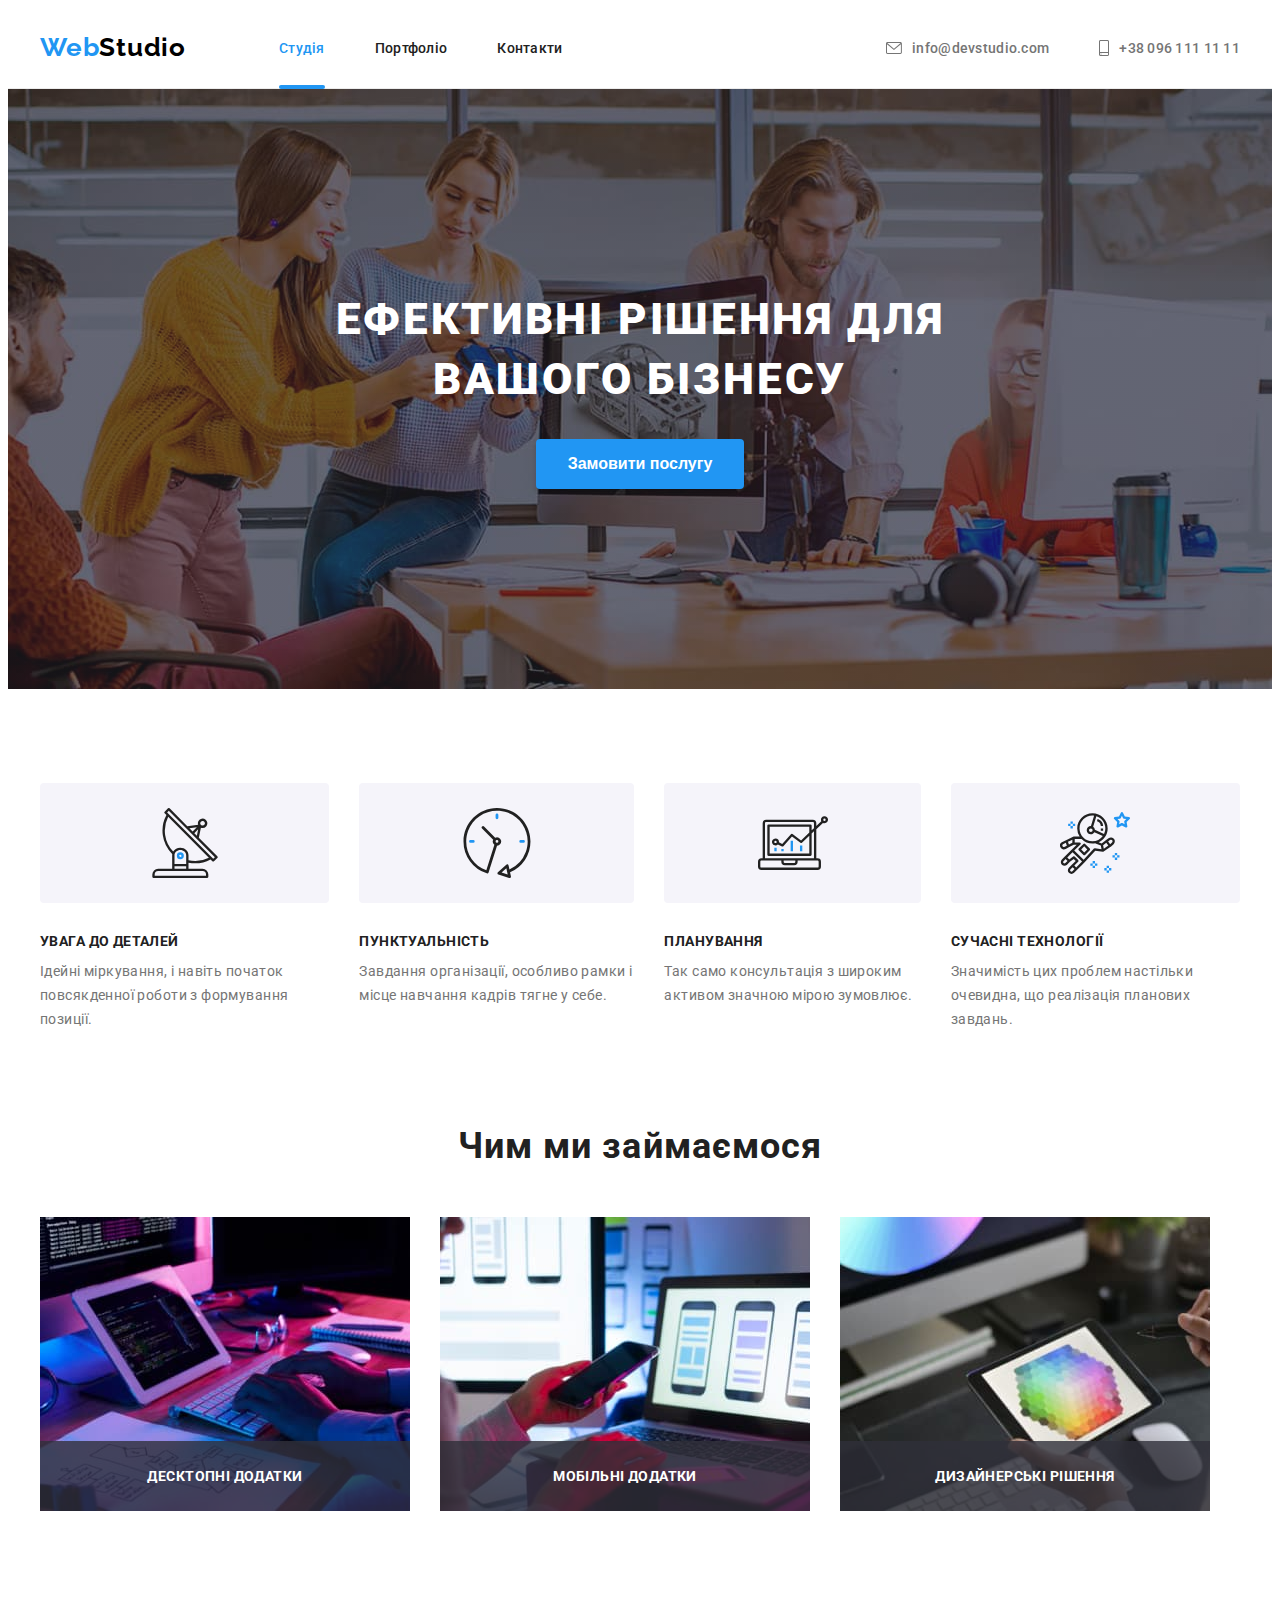
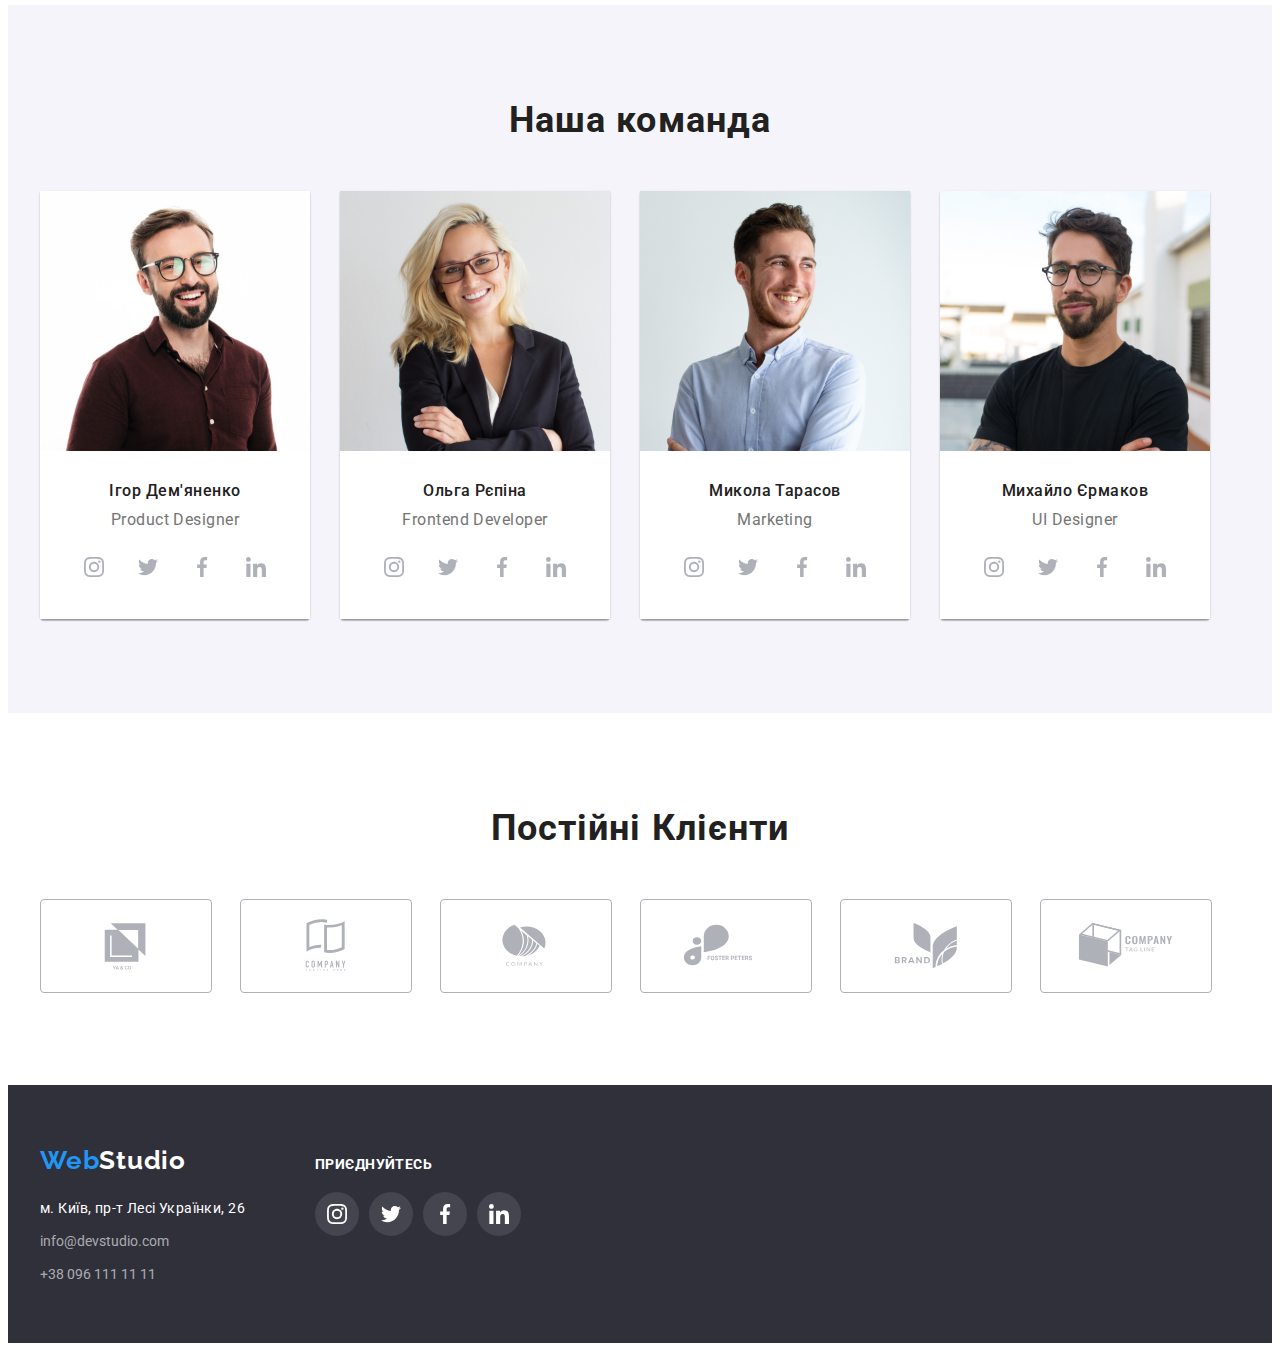
<file: index.html>
<!DOCTYPE html>
<html lang="en">
  <head>
    <meta charset="UTF-8" />
    <meta http-equiv="X-UA-Compatible" content="IE=edge" />
    <meta name="viewport" content="width=device-width, initial-scale=1.0" />
    <title>webstudio</title>
    <link rel="preconnect" href="https://fonts.googleapis.com" />
    <link rel="preconnect" href="https://fonts.gstatic.com" crossorigin />
    <link
      href="https://fonts.googleapis.com/css2?family=Raleway:wght@700&family=Roboto:wght@400;500;700;900&display=swap"
      rel="stylesheet"
    />
    <link
      rel="stylesheet"
      href="https://cdnjs.cloudflare.com/ajax/libs/modern-normalize/1.1.0/modern-normalize.min.css"
      integrity="sha512-wpPYUAdjBVSE4KJnH1VR1HeZfpl1ub8YT/NKx4PuQ5NmX2tKuGu6U/JRp5y+Y8XG2tV+wKQpNHVUX03MfMFn9Q=="
      crossorigin="anonymous"
      referrerpolicy="no-referrer"
    />

    <link rel="stylesheet" href="./css/styles.css" />
  </head>

  <body>
    <!--header-->
    <header class="header">
      <div class="container header-container">
        <a class="logo" href="./index.html">Web<span class="logo-half">Studio</span> </a>
        <nav class="nav">
          <ul class="list-header">
            <li class="item-header-main">
              <a class="current" href="./index.html">Студія</a>
            </li>
            <li class="item-header">
              <a class="link-header" href="./portfolio.html">Портфоліо</a>
            </li>
            <li class="item-header"><a class="link-header" href="">Контакти</a></li>
          </ul>
        </nav>
        <ul class="nav-list">
          <li class="nav-item">
            <a class="nav-link" href="mailto:info@devstudio.com">
              <svg class="icon-header" width="16" height="12">
                <use href=".//images/icons.svg#icon-envelope"></use></svg
              >info@devstudio.com</a
            >
          </li>
          <li class="nav-item">
            <a class="nav-link" href="tel:+380961111111"
              ><svg class="icon-header" width="10" height="16">
                <use href=".//images/icons.svg#icon-smartphone"></use></svg
              >+38 096 111 11 11</a
            >
          </li>
        </ul>
      </div>
    </header>
    <!--section 1-->
    <main>
      <section class="hero">
        <div class="container">
          <h1 class="hero-tittle">Ефективні рішення для вашого бізнесу</h1>
          <button class="hero-button" type="button" data-modal-open>Замовити послугу</button>
        </div>
        <!--modal-window-->
        <div class="backdrop is-hidden" data-modal>
          <div class="modal">
            <button class="modal-btn" type="button" data-modal-close>
              <svg class="icon-cross" width="18" height="18">
                <use href="./images/icons.svg#close-black"></use>
              </svg>
            </button>
          </div>
        </div>
      </section>
      <!--list 4x-->
      <section class="section">
        <div class="container">
          <h2 class="visually-hidden">Наші переваги</h2>
          <ul class="main-list">
            <li class="main-item">
              <div class="box-logo">
                <svg class="list-icon" width="70" height="70">
                  <use href=".//images/icons.svg#icon-antenna"></use>
                </svg>
              </div>

              <h3 class="main-sub">УВАГА ДО ДЕТАЛЕЙ</h3>
              <p class="main-article">
                Ідейні міркування, і навіть початок повсякденної роботи з формування позиції.
              </p>
            </li>
            <li class="main-item">
              <div class="box-logo">
                <svg class="list-icon" width="70" height="70">
                  <use href=".//images/icons.svg#icon-clock"></use>
                </svg>
              </div>
              <h3 class="main-sub">ПУНКТУАЛЬНІСТЬ</h3>
              <p class="main-article main-art">
                Завдання організації, особливо рамки і місце навчання кадрів тягне у себе.
              </p>
            </li>
            <li class="main-item">
              <div class="box-logo">
                <svg class="list-icon" width="70" height="70">
                  <use href=".//images/icons.svg#icon-diagram"></use>
                </svg>
              </div>
              <h3 class="main-sub">ПЛАНУВАННЯ</h3>
              <p class="main-article main-art">
                Так само консультація з широким активом значною мірою зумовлює.
              </p>
            </li>
            <li class="main-item">
              <div class="box-logo">
                <svg class="list-icon" width="70" height="70">
                  <use href=".//images/icons.svg#icon-astronaut"></use>
                </svg>
              </div>
              <h3 class="main-sub">СУЧАСНІ ТЕХНОЛОГІЇ</h3>
              <p class="main-article">
                Значимість цих проблем настільки очевидна, що реалізація планових завдань.
              </p>
            </li>
          </ul>
        </div>
      </section>
      <!--section 2 images 3x-->
      <section class="section img-section">
        <div class="container">
          <h2 class="cont-tittle">Чим ми займаємося</h2>
          <ul class="cont-list">
            <li class="cont-item">
              <img
                class="cont-img"
                src="./images/main/section2/box1.jpg"
                alt="what we do"
                width="370"
                height="300"
              />
              <p class="text-work">Десктопні додатки</p>
            </li>
            <li class="cont-item">
              <img
                class="cont-img"
                src="./images/main/section2/box2.jpg"
                alt="what we do"
                width="370"
                height="300"
              />
              <p class="text-work">Мобільні додатки</p>
            </li>
            <li class="cont-item">
              <img
                class="cont-img"
                src="./images/main/section2/box3.jpg"
                alt="what we do"
                width="370"
                height="300"
              />
              <p class="text-work">Дизайнерські рішення</p>
            </li>
          </ul>
        </div>
      </section>
      <!---our team section 3-->
      <section class="section team-section">
        <div class="container">
          <h2 class="team-tittle">Наша команда</h2>
          <ul class="team-list">
            <li class="team-item">
              <img
                class="team-img"
                src="./images/main/section3/foto1.jpg"
                alt="what-we-do"
                width="270"
                height="260"
              />
              <div class="card-photo">
                <h3 class="team-sub">Ігор Дем'яненко</h3>
                <p class="team-article">Product Designer</p>
                <ul class="socials">
                  <li class="item-socials">
                    <a class="social" href="">
                      <svg class="icon" width="20" height="20">
                        <use href="./images/icons.svg#icon-instagram"></use></svg
                    ></a>
                  </li>
                  <li class="item-socials">
                    <a class="social" href="">
                      <svg class="icon" width="20" height="20">
                        <use href="./images/icons.svg#icon-twitter"></use></svg
                    ></a>
                  </li>
                  <li class="item-socials">
                    <a class="social" href="">
                      <svg class="icon" width="20" height="20">
                        <use href="./images/icons.svg#icon-facebook"></use></svg
                    ></a>
                  </li>
                  <li class="item-socials">
                    <a class="social" href="">
                      <svg class="icon" width="20" height="20">
                        <use href="./images/icons.svg#icon-linkedin"></use></svg
                    ></a>
                  </li>
                </ul>
              </div>
            </li>
            <li class="team-item">
              <img
                class="team-img"
                src="./images/main/section3/foto2.jpg"
                alt="what-we-do"
                width="270"
                height="260"
              />
              <div class="card-photo">
                <h3 class="team-sub">Ольга Рєпіна</h3>
                <p class="team-article">Frontend Developer</p>
                <ul class="socials">
                  <li class="item-socials">
                    <a class="social" href="">
                      <svg class="icon" width="20" height="20">
                        <use href="./images/icons.svg#icon-instagram"></use></svg
                    ></a>
                  </li>
                  <li class="item-socials">
                    <a class="social" href="">
                      <svg class="icon" width="20" height="20">
                        <use href="./images/icons.svg#icon-twitter"></use></svg
                    ></a>
                  </li>
                  <li class="item-socials">
                    <a class="social" href="">
                      <svg class="icon" width="20" height="20">
                        <use href="./images/icons.svg#icon-facebook"></use></svg
                    ></a>
                  </li>
                  <li class="item-socials">
                    <a class="social" href="">
                      <svg class="icon" width="20" height="20">
                        <use href="./images/icons.svg#icon-linkedin"></use></svg
                    ></a>
                  </li>
                </ul>
              </div>
            </li>
            <li class="team-item">
              <img
                class="team-img"
                src="./images/main/section3/foto3.jpg"
                alt="what-we-do"
                width="270"
                height="260"
              />
              <div class="card-photo">
                <h3 class="team-sub">Микола Тарасов</h3>
                <p class="team-article">Marketing</p>
                <ul class="socials">
                  <li class="item-socials">
                    <a class="social" href="">
                      <svg class="icon" width="20" height="20">
                        <use href="./images/icons.svg#icon-instagram"></use></svg
                    ></a>
                  </li>
                  <li class="item-socials">
                    <a class="social" href="">
                      <svg class="icon" width="20" height="20">
                        <use href="./images/icons.svg#icon-twitter"></use></svg
                    ></a>
                  </li>
                  <li class="item-socials">
                    <a class="social" href="">
                      <svg class="icon" width="20" height="20">
                        <use href="./images/icons.svg#icon-facebook"></use></svg
                    ></a>
                  </li>
                  <li class="item-socials">
                    <a class="social" href="">
                      <svg class="icon" width="20" height="20">
                        <use href="./images/icons.svg#icon-linkedin"></use></svg
                    ></a>
                  </li>
                </ul>
              </div>
            </li>
            <li class="team-item">
              <img
                class="team-img"
                src="./images/main/section3/foto4.jpg"
                alt="what-we-do"
                width="270"
                height="260"
              />
              <div class="card-photo">
                <h3 class="team-sub">Михайло Єрмаков</h3>
                <p class="team-article">UI Designer</p>
                <ul class="socials">
                  <li class="item-socials">
                    <a class="social" href="">
                      <svg class="icon" width="20" height="20">
                        <use href="./images/icons.svg#icon-instagram"></use></svg
                    ></a>
                  </li>
                  <li class="item-socials">
                    <a class="social" href="">
                      <svg class="icon" width="20" height="20">
                        <use href="./images/icons.svg#icon-twitter"></use></svg
                    ></a>
                  </li>
                  <li class="item-socials">
                    <a class="social" href="">
                      <svg class="icon" width="20" height="20">
                        <use href="./images/icons.svg#icon-facebook"></use></svg
                    ></a>
                  </li>
                  <li class="item-socials">
                    <a class="social" href="">
                      <svg class="icon" width="20" height="20">
                        <use href="./images/icons.svg#icon-linkedin"></use></svg
                    ></a>
                  </li>
                </ul>
              </div>
            </li>
          </ul>
        </div>
      </section>
      <!--Our clients-->
      <section class="section">
        <div class="container">
          <h2 class="team-tittle">Постійні Клієнти</h2>
          <ul class="list-clients">
            <li class="item-clients">
              <a class="clients-link" href="">
                <svg class="icon-clients" width="106" height="60">
                  <use href="./images/icons.svg#icon-Logo"></use>
                </svg>
              </a>
            </li>
            <li class="item-clients">
              <a class="clients-link" href="">
                <svg class="icon-clients" width="106" height="60">
                  <use href="./images/icons.svg#icon-Logo-1"></use>
                </svg>
              </a>
            </li>
            <li class="item-clients">
              <a class="clients-link" href="">
                <svg class="icon-clients" width="106" height="60">
                  <use href="./images/icons.svg#icon-Logo-2"></use>
                </svg>
              </a>
            </li>
            <li class="item-clients">
              <a class="clients-link" href="">
                <svg class="icon-clients" width="106" height="60">
                  <use href="./images/icons.svg#icon-Logo-3"></use>
                </svg>
              </a>
            </li>
            <li class="item-clients">
              <a class="clients-link" href="">
                <svg class="icon-clients" width="106" height="60">
                  <use href="./images/icons.svg#icon-Logo-4"></use>
                </svg>
              </a>
            </li>
            <li class="item-clients">
              <a class="clients-link" href="">
                <svg class="icon-clients" width="106" height="60">
                  <use href="./images/icons.svg#icon-Logo-5"></use>
                </svg>
              </a>
            </li>
          </ul>
        </div>
      </section>
    </main>
    <footer class="footer">
      <div class="container footer-container">
        <div>
          <a class="logo-footer" href="./index.html"
            >Web<span class="logo-half-footer">Studio</span>
          </a>
          <address class="adress">
            <ul class="adress-list">
              <li class="adress-item">
                <a
                  class="address-map"
                  href="https://goo.gl/maps/4gL3Jrbb5bLPBRH38"
                  target="_blank"
                  rel="noopener noreferer nofollow"
                  >м. Київ, пр-т Лесі Українки, 26</a
                >
              </li>

              <li class="adress-item">
                <a class="address-link address-mail" href="mailto:info@devstudio.com"
                  >info@devstudio.com</a
                >
              </li>
              <li class="adress-item">
                <a class="address-link" href="tel:+380961111111">+38 096 111 11 11</a>
              </li>
            </ul>
          </address>
        </div>
        <div>
          <h3 class="social-tittle">Приєднуйтесь</h3>
          <ul class="footer-list-social">
            <li class="social-icon-footer">
              <a class="link-social-footer" href=""
                ><svg class="icon-footer" width="20" height="20">
                  <use href="./images/icons.svg#icon-instagram"></use></svg
              ></a>
            </li>
            <li class="social-icon-footer">
              <a class="link-social-footer" href=""
                ><svg class="icon-footer" width="20" height="20">
                  <use href="./images/icons.svg#icon-twitter"></use></svg
              ></a>
            </li>
            <li class="social-icon-footer">
              <a class="link-social-footer" href="">
                <svg class="icon-footer" width="20" height="20">
                  <use href="./images/icons.svg#icon-facebook"></use></svg
              ></a>
            </li>
            <li class="social-icon-footer">
              <a class="link-social-footer" href=""
                ><svg class="icon-footer" width="20" height="20">
                  <use href="./images/icons.svg#icon-linkedin"></use></svg
              ></a>
            </li>
          </ul>
        </div>
      </div>
    </footer>

    <script src="./Js/modal.js"></script>
  </body>
</html>
</file>
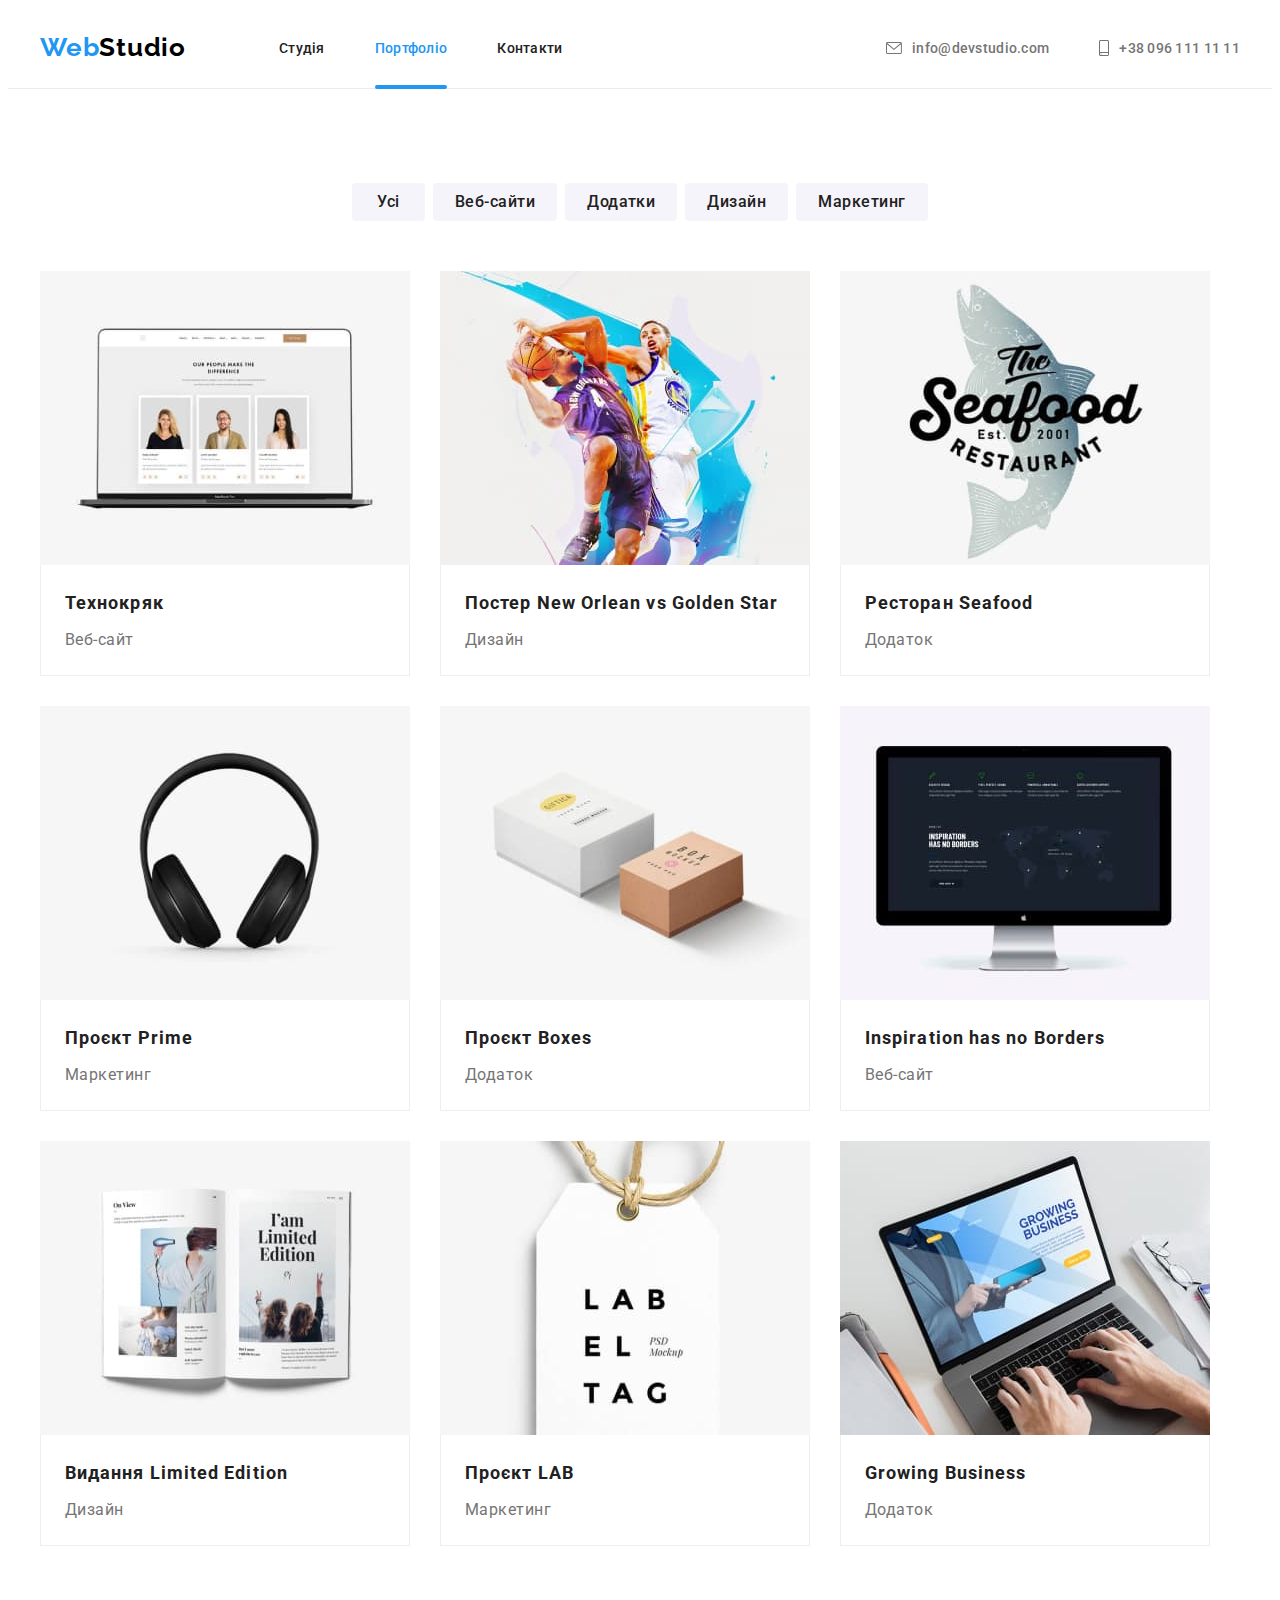
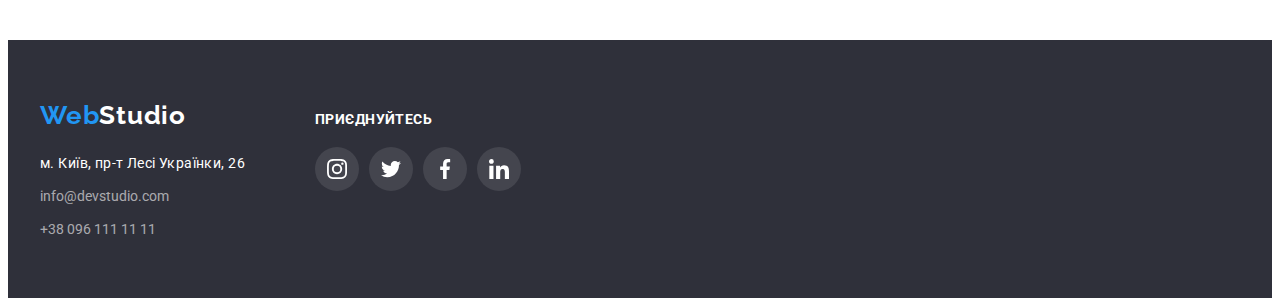
<file: portfolio.html>
<!DOCTYPE html>
<html lang="en">
  <head>
    <meta charset="UTF-8" />
    <meta http-equiv="X-UA-Compatible" content="IE=edge" />
    <meta name="viewport" content="width=device-width, initial-scale=1.0" />
    <title>portfolio</title>
    <link rel="preconnect" href="https://fonts.googleapis.com" />
    <link rel="preconnect" href="https://fonts.gstatic.com" crossorigin />
    <link
      href="https://fonts.googleapis.com/css2?family=Raleway:wght@700&family=Roboto:wght@400;500;700;900&display=swap"
      rel="stylesheet"
    />
    <link
      rel="stylesheet"
      href="https://cdnjs.cloudflare.com/ajax/libs/modern-normalize/1.1.0/modern-normalize.min.css"
      integrity="sha512-wpPYUAdjBVSE4KJnH1VR1HeZfpl1ub8YT/NKx4PuQ5NmX2tKuGu6U/JRp5y+Y8XG2tV+wKQpNHVUX03MfMFn9Q=="
      crossorigin="anonymous"
      referrerpolicy="no-referrer"
    />

    <link rel="stylesheet" href="./css/styles.css" />
  </head>
  <body>
    <header class="header">
      <div class="container header-container">
        <a class="logo" href="./index.html">Web<span class="logo-half">Studio</span> </a>
        <nav class="nav">
          <ul class="list-header">
            <li class="item-header">
              <a class="link-header" href="./index.html">Студія</a>
            </li>
            <li class="item-header-main">
              <a class="current" href="./portfolio.html">Портфоліо</a>
            </li>
            <li class="item-header"><a class="link-header" href="">Контакти</a></li>
          </ul>
        </nav>
        <ul class="nav-list">
          <li class="nav-item">
            <a class="nav-link" href="mailto:info@devstudio.com">
              <svg class="icon-header" width="16" height="12">
                <use href=".//images/icons.svg#icon-envelope"></use></svg
              >info@devstudio.com</a
            >
          </li>
          <li class="nav-item">
            <a class="nav-link" href="tel:+380961111111"
              ><svg class="icon-header" width="10" height="16">
                <use href=".//images/icons.svg#icon-smartphone"></use></svg
              >+38 096 111 11 11</a
            >
          </li>
        </ul>
      </div>
    </header>
    <main>
      <!---section-button-nav-main-->
      <section class="section">
        <div class="container">
          <h1 class="visually-hidden">Головна Навігація</h1>
          <ul class="btn-list">
            <li class="btn-item">
              <button class="btn-button btn-first-button" type="button">Усі</button>
            </li>
            <li class="btn-item"><button class="btn-button" type="button">Веб-сайти</button></li>
            <li class="btn-item"><button class="btn-button" type="button">Додатки</button></li>
            <li class="btn-item"><button class="btn-button" type="button">Дизайн</button></li>
            <li class="btn-item"><button class="btn-button" type="button">Маркетинг</button></li>
          </ul>

          <!--imgs-->

          <ul class="img-section-list">
            <li class="section-list">
              <a class="card-link" href=""
                ><div class="portfolio-thumb">
                  <img
                    class="section-img"
                    src="./images/portfolio/main/section-images/img-1.jpg"
                    alt="Технокряк"
                    width="370"
                    height="300"
                  />
                  <div class="overlay">
                    <p class="text-overlay">
                      Ресурс пропонує комплексні пропозиції з різним рівнем функціоналу та сервісів.
                      Все це дозволить відвідувачу отримати вичерпні відомості про компанію чи
                      приватну особу.
                    </p>
                  </div>
                </div>
                <div class="box-img">
                  <h2 class="section-subject">Технокряк</h2>
                  <p class="section-desc">Веб-сайт</p>
                </div></a
              >
            </li>
            <li class="section-list">
              <a class="card-link" href=""
                ><div class="portfolio-thumb">
                  <img
                    class="section-img"
                    src="./images/portfolio/main/section-images/img-2.jpg"
                    alt="Постер New Orlean vs Golden Star"
                    width="370"
                    height="300"
                  />
                  <div class="overlay">
                    <p class="text-overlay">
                      Ресурс пропонує комплексні пропозиції з різним рівнем функціоналу та сервісів.
                      Все це дозволить відвідувачу отримати вичерпні відомості про компанію чи
                      приватну особу.
                    </p>
                  </div>
                </div>
                <div class="box-img">
                  <h2 class="section-subject">Постер New Orlean vs Golden Star</h2>
                  <p class="section-desc">Дизайн</p>
                </div></a
              >
            </li>
            <li class="section-list">
              <a class="card-link" href=""
                ><div class="portfolio-thumb">
                  <img
                    class="section-img"
                    src="./images/portfolio/main/section-images/img-3.jpg"
                    alt="Ресторан Seafood"
                    width="370"
                    height="300"
                  />
                  <div class="overlay">
                    <p class="text-overlay">
                      Ресурс пропонує комплексні пропозиції з різним рівнем функціоналу та сервісів.
                      Все це дозволить відвідувачу отримати вичерпні відомості про компанію чи
                      приватну особу.
                    </p>
                  </div>
                </div>
                <div class="box-img">
                  <h2 class="section-subject">Ресторан Seafood</h2>
                  <p class="section-desc">Додаток</p>
                </div></a
              >
            </li>
            <li class="section-list">
              <a class="card-link" href=""
                ><div class="portfolio-thumb">
                  <img
                    class="section-img"
                    src="./images/portfolio/main/section-images/img-4.jpg"
                    alt="Проєкт Prime"
                    width="370"
                    height="300"
                  />
                  <div class="overlay">
                    <p class="text-overlay">
                      Ресурс пропонує комплексні пропозиції з різним рівнем функціоналу та сервісів.
                      Все це дозволить відвідувачу отримати вичерпні відомості про компанію чи
                      приватну особу.
                    </p>
                  </div>
                </div>
                <div class="box-img">
                  <h2 class="section-subject">Проєкт Prime</h2>
                  <p class="section-desc">Маркетинг</p>
                </div></a
              >
            </li>
            <li class="section-list">
              <a class="card-link" href=""
                ><div class="portfolio-thumb">
                  <img
                    class="section-img"
                    src="./images/portfolio/main/section-images/img-5.jpg"
                    alt="Проєкт Boxes"
                    width="370"
                    height="300"
                  />
                  <div class="overlay">
                    <p class="text-overlay">
                      Ресурс пропонує комплексні пропозиції з різним рівнем функціоналу та сервісів.
                      Все це дозволить відвідувачу отримати вичерпні відомості про компанію чи
                      приватну особу.
                    </p>
                  </div>
                </div>
                <div class="box-img">
                  <h2 class="section-subject">Проєкт Boxes</h2>
                  <p class="section-desc">Додаток</p>
                </div></a
              >
            </li>
            <li class="section-list">
              <a class="card-link" href=""
                ><div class="portfolio-thumb">
                  <img
                    class="section-img"
                    src="./images/portfolio/main/section-images/img-6.jpg"
                    alt="Inspiration has no Borders"
                    width="370"
                    height="300"
                  />
                  <div class="overlay">
                    <p class="text-overlay">
                      Ресурс пропонує комплексні пропозиції з різним рівнем функціоналу та сервісів.
                      Все це дозволить відвідувачу отримати вичерпні відомості про компанію чи
                      приватну особу.
                    </p>
                  </div>
                </div>
                <div class="box-img">
                  <h2 class="section-subject">Inspiration has no Borders</h2>
                  <p class="section-desc">Веб-сайт</p>
                </div></a
              >
            </li>
            <li class="section-list">
              <a class="card-link" href=""
                ><div class="portfolio-thumb">
                  <img
                    class="section-img"
                    src="./images/portfolio/main/section-images/img-7.jpg"
                    alt="Видання Limited Edition"
                    width="370"
                    height="300"
                  />
                  <div class="overlay">
                    <p class="text-overlay">
                      Ресурс пропонує комплексні пропозиції з різним рівнем функціоналу та сервісів.
                      Все це дозволить відвідувачу отримати вичерпні відомості про компанію чи
                      приватну особу.
                    </p>
                  </div>
                </div>
                <div class="box-img">
                  <h2 class="section-subject">Видання Limited Edition</h2>
                  <p class="section-desc">Дизайн</p>
                </div></a
              >
            </li>
            <li class="section-list">
              <a class="card-link" href=""
                ><div class="portfolio-thumb">
                  <img
                    class="section-img"
                    src="./images/portfolio/main/section-images/img-8.jpg"
                    alt="Проєкт LAB"
                    width="370"
                    height="300"
                  />
                  <div class="overlay">
                    <p class="text-overlay">
                      Ресурс пропонує комплексні пропозиції з різним рівнем функціоналу та сервісів.
                      Все це дозволить відвідувачу отримати вичерпні відомості про компанію чи
                      приватну особу.
                    </p>
                  </div>
                </div>
                <div class="box-img">
                  <h2 class="section-subject">Проєкт LAB</h2>
                  <p class="section-desc">Маркетинг</p>
                </div></a
              >
            </li>
            <li class="section-list">
              <a class="card-link" href=""
                ><div class="portfolio-thumb">
                  <img
                    class="section-img"
                    src="./images/portfolio/main/section-images/img-9.jpg"
                    alt="Growing Business"
                    width="370"
                    height="300"
                  />
                  <div class="overlay">
                    <p class="text-overlay">
                      Ресурс пропонує комплексні пропозиції з різним рівнем функціоналу та сервісів.
                      Все це дозволить відвідувачу отримати вичерпні відомості про компанію чи
                      приватну особу.
                    </p>
                  </div>
                </div>
                <div class="box-img">
                  <h2 class="section-subject">Growing Business</h2>
                  <p class="section-desc">Додаток</p>
                </div></a
              >
            </li>
          </ul>
        </div>
      </section>
    </main>
    <!--footer-->
    <footer class="footer">
      <div class="container footer-container">
        <div>
          <a class="logo-footer" href="./index.html"
            >Web<span class="logo-half-footer">Studio</span>
          </a>
          <address class="adress">
            <ul class="adress-list">
              <li class="adress-item">
                <a
                  class="address-map"
                  href="https://goo.gl/maps/4gL3Jrbb5bLPBRH38"
                  target="_blank"
                  rel="noopener noreferer nofollow"
                  >м. Київ, пр-т Лесі Українки, 26</a
                >
              </li>

              <li class="adress-item">
                <a class="address-link address-mail" href="mailto:info@devstudio.com"
                  >info@devstudio.com</a
                >
              </li>
              <li class="adress-item">
                <a class="address-link" href="tel:+380961111111">+38 096 111 11 11</a>
              </li>
            </ul>
          </address>
        </div>
        <div>
          <h3 class="social-tittle">Приєднуйтесь</h3>
          <ul class="footer-list-social">
            <li class="social-icon-footer">
              <a class="link-social-footer" href=""
                ><svg class="icon-footer" width="20" height="20">
                  <use href="./images/icons.svg#icon-instagram"></use></svg
              ></a>
            </li>
            <li class="social-icon-footer">
              <a class="link-social-footer" href=""
                ><svg class="icon-footer" width="20" height="20">
                  <use href="./images/icons.svg#icon-twitter"></use></svg
              ></a>
            </li>
            <li class="social-icon-footer">
              <a class="link-social-footer" href="">
                <svg class="icon-footer" width="20" height="20">
                  <use href="./images/icons.svg#icon-facebook"></use></svg
              ></a>
            </li>
            <li class="social-icon-footer">
              <a class="link-social-footer" href=""
                ><svg class="icon-footer" width="20" height="20">
                  <use href="./images/icons.svg#icon-linkedin"></use></svg
              ></a>
            </li>
          </ul>
        </div>
      </div>
    </footer>
  </body>
</html>
</file>
<file: css/styles.css>
:root {
  /*color*/
  --brand-color: #2f303a;
  --focus-hover-color: #2196f3;
  --article-color: #757575;
  --titlle-color: #212121;
  --active-color: #ffffff;
  --img-color: #eeeeee;
  --button-bg: #188ce8;
  --link-color: #ffffff99;
  --btn-background: #f5f4fa;
  --border-color: #ececec;
  --icon-social-color: #afb1b8;
  --background-icon-footer: #ffffff1a;
  --btn-border-color: #0000001a;
  --background-modal: #00000033;
  /*shadow*/
  --button-shadow: 0px 3px 1px rgba(0, 0, 0, 0.1), 0px 1px 2px rgba(0, 0, 0, 0.08),
    0px 2px 2px rgba(0, 0, 0, 0.12);
  --photo-shadow: 0px 1px 3px rgba(0, 0, 0, 0.12), 0px 1px 1px rgba(0, 0, 0, 0.14),
    0px 2px 1px rgba(0, 0, 0, 0.2);
}

/*reset*/
h1,
h2,
h3,
h4,
h5,
h6,
p {
  margin: 0;
}
ul {
  margin: 0;
  padding: 0;
  list-style: none;
}
a {
  text-decoration: none;
}
.container {
  width: 1200px;
  padding-left: 15px;
  padding-right: 15px;
  margin-left: auto;
  margin-right: auto;
}

img {
  display: block;
  max-width: 100%;
  height: auto;
}

body {
  font-family: 'roboto', 'Raleway';
  background-color: var(--active-color);
  color: var(--titlle-color);
}
/*header */
.header {
  border-bottom: 1px solid var(--border-color);
}
.header-container {
  display: flex;
  align-items: center;
}

.logo {
  font-weight: 700;
  font-size: 26px;
  letter-spacing: 0.03em;
  color: var(--focus-hover-color);
  line-height: calc(31 / 26);
  text-decoration: none;
  margin-right: 93px;
  padding-top: 24px;
  padding-bottom: 25px;
  display: block;
  font-family: 'Raleway';
}
.logo-half {
  color: #000000;
}
.logo:focus {
  background-color: var(--active-color);
  color: var(--focus-hover-color);
}
.logo-half:focus {
  background-color: var(--active-color);
}
.nav {
  margin-right: auto;
}

.list-header {
  list-style: none;
  font-weight: 500;
  font-size: 14px;
  line-height: calc(16 / 14);
  letter-spacing: 0.02em;
  display: flex;
  gap: 50px;
}
.item-header:hover {
  color: var(--focus-hover-color);
}
.item-header:focus {
  color: var(--focus-hover-color);
  background-color: var(--active-color);
}

.link-header {
  text-decoration: none;
  color: #212121;
  padding-top: 32px;
  padding-bottom: 32px;
  display: block;
  transition: color 250ms cubic-bezier(0.4, 0, 0.2, 1);
}
.link-header:hover {
  color: var(--focus-hover-color);
}
.link-header:focus {
  color: var(--focus-hover-color);
  background-color: var(--active-color);
}
/*current*/
.current {
  text-decoration: none;
  color: var(--focus-hover-color);
  padding-top: 32px;
  padding-bottom: 32px;
  display: block;
}

.current:focus {
  color: var(--focus-hover-color);
  background-color: var(--active-color);
}
.item-header-main {
  position: relative;
}

.current::after {
  content: '';
  display: inline-block;
  width: 100%;
  height: 4px;
  background-color: var(--focus-hover-color);
  position: absolute;
  left: 0px;
  border-radius: 2px;
  bottom: -1.5%;
}

.nav-list {
  list-style: none;
  display: flex;
  gap: 50px;
  align-items: center;
}
.nav-link {
  text-decoration: none;
  color: var(--article-color);
  font-weight: 500;
  font-size: 14px;
  line-height: calc(16 / 14);
  letter-spacing: 0.02em;
  padding-top: 32px;
  padding-bottom: 32px;
  display: flex;
  gap: 10px;
  align-items: center;
  transition: color 250ms cubic-bezier(0.4, 0, 0.2, 1);
}

.nav-link:hover,
.nav-link:focus {
  color: var(--focus-hover-color);
  fill: var(--focus-hover-color);
  background-color: var(--active-color);
}
.icon-header {
  fill: currentColor;
}

/*section 1*/
.hero {
  background-color: var(--brand-color);
  padding-top: 200px;
  padding-bottom: 200px;
  background-image: linear-gradient(to right, #2f303a66, #2f303a66),
    url(../images/main/section-under-header/Img.jpg);
  background-position: center;
  background-repeat: no-repeat;
  background-size: cover;
  max-width: 1600px;
  margin-left: auto;
  margin-right: auto;
}

.hero-tittle {
  color: var(--active-color);
  font-weight: 900;
  font-size: 44px;
  line-height: calc(60 / 44);
  width: 696px;
  text-align: center;
  letter-spacing: 0.06em;
  text-transform: uppercase;
  margin-bottom: 30px;
  margin-left: auto;
  margin-right: auto;
}
.hero-button {
  background-color: var(--focus-hover-color);
  color: var(--active-color);
  font-size: 16px;
  font-weight: 700;
  box-shadow: 0px 4px 4px rgba(0, 0, 0, 0.15);
  border-radius: 4px;
  line-height: calc(30 / 16);
  padding: 10px 32px;
  display: block;
  margin-left: auto;
  margin-right: auto;
  border: 0px;
  transition: color 250ms cubic-bezier(0.4, 0, 0.2, 1),
    background-color 250ms cubic-bezier(0.4, 0, 0.2, 1);
}
/*modal-window*/
.backdrop {
  position: fixed;
  top: 0;
  left: 0;
  width: 100%;
  height: 1024px;
  background-color: var(--background-modal);
  z-index: 1000;
  transition: opacity 450ms linear, visibility 450ms linear, transform 450ms linear;
  visibility: visible;

  opacity: 1;
}
.backdrop.is-hidden {
  opacity: 0;
  pointer-events: none;
  visibility: hidden;
}
.modal {
  position: fixed;
  height: 581px;
  width: 528px;
  background-color: var(--active-color);
  border-radius: 4px;
  box-shadow: 0px 1px 3px rgba(0, 0, 0, 0.12), 0px 1px 1px rgba(0, 0, 0, 0.14),
    0px 2px 1px rgba(0, 0, 0, 0.2);
  left: 50%;
  top: 50%;
  transform: translate(-50%, -50%);
}
.modal-btn {
  position: absolute;
  top: 8px;
  right: 8px;
  border-radius: 50%;
  border: 1px solid rgba(0, 0, 0, 0.1);

  width: 30px;
  height: 30px;
  padding: 6px 6px;
  display: flex;
  align-items: center;
  justify-content: center;
  cursor: pointer;
}

.hero-button:hover {
  background-color: var(--button-bg);
  cursor: pointer;
}
.hero-button:focus {
  background-color: var(--button-bg);
}
.hero-button:active {
  color: var(--active-color);
  background-color: var(--button-bg);
}

/*list x4*/
.section {
  padding: 94px 0;
}

.main-list {
  font-weight: 700;
  font-size: 14px;
  line-height: calc(16 / 14);
  letter-spacing: 0.03em;
  display: flex;
  gap: 30px;
}
.box-logo {
  height: 120px;
  background-color: var(--btn-background);
  display: flex;
  justify-content: center;
  align-items: center;
  border-radius: 4px;
  margin-bottom: 30px;
}
.main-sub {
  font-weight: 700;
  font-size: 14px;
  line-height: calc(16 / 14);
  letter-spacing: 0.03em;
  text-transform: uppercase;
  color: var(--titlle-color);
  margin-bottom: 10px;
}

.main-article {
  font-weight: 400;
  font-size: 14px;
  line-height: calc(24 / 14);
  letter-spacing: 0.03em;
  color: var(--article-color);
}

/*section 2 images 3x*/
.img-section {
  padding-top: 0;
  padding-bottom: 94px;
}
.cont-tittle {
  font-weight: 700;
  font-size: 36px;
  line-height: calc(42 / 36);
  text-align: center;
  letter-spacing: 0.03em;
  color: var(--titlle-color);
  margin-bottom: 50px;
}
.cont-list {
  display: flex;
  gap: 30px;
}
.cont-item {
  position: relative;
}
.text-work {
  font-family: 'Roboto';
  font-weight: 700;
  font-size: 14px;
  line-height: 16px;
  text-align: center;
  letter-spacing: 0.03em;
  text-transform: uppercase;
  color: var(--active-color);
  position: absolute;
  left: 0;
  bottom: 0;
  display: flex;
  align-items: center;
  justify-content: center;
  width: 100%;
  height: 70px;
  background-color: #2f303acc;
}
/*out team section 3*/
.team-section {
  background-color: var(--btn-background);
}

.team-tittle {
  font-weight: 700;
  font-size: 36px;
  text-align: center;
  letter-spacing: 0.03em;
  color: var(--titlle-color);
  line-height: calc(42 / 36);
  margin-bottom: 50px;
}
.team-list {
  display: flex;
  gap: 30px;
}
.team-item {
  box-shadow: var(--photo-shadow);
  border-radius: 0px 0px 4px 4px;
}
.team-sub {
  font-weight: 500;
  font-size: 16px;
  line-height: calc(19 / 16);
  text-align: center;
  letter-spacing: 0.03em;
  margin-bottom: 10px;
}

.card-photo {
  padding-bottom: 30px;
  padding-top: 30px;
  background-color: var(--active-color);
}

.team-article {
  color: var(--article-color);
  font-weight: 400;
  font-size: 16px;
  line-height: calc(19 / 16);
  text-align: center;
  letter-spacing: 0.03em;
  margin-bottom: 16px;
}

.socials {
  display: flex;
  gap: 10px;
  align-items: center;
  justify-content: center;
}
.social {
  width: 44px;
  height: 44px;
  display: flex;
  justify-content: center;
  align-items: center;
  fill: var(--icon-social-color);
  background-color: var(--active-color);
  border-radius: 50px;
  transition: fill 250ms cubic-bezier(0.4, 0, 0.2, 1),
    background-color 250ms cubic-bezier(0.4, 0, 0.2, 1);
}
.social:hover,
.social:focus {
  background-color: var(--focus-hover-color);
  fill: var(--active-color);
}

/*Our clients*/

.list-clients {
  display: flex;

  gap: 30px;
}

.item-clients {
  width: 170px;
  height: 92px;
}
.clients-link {
  fill: var(--icon-social-color);
  width: 100%;
  height: 100%;
  display: flex;
  align-items: center;
  justify-content: center;
  transition: fill 250ms cubic-bezier(0.4, 0, 0.2, 1),
    border-color 250ms cubic-bezier(0.4, 0, 0.2, 1);
}

.clients-link:hover,
.clients-link:focus {
  fill: var(--focus-hover-color);
  color: var(--focus-hover-color);
  border-color: var(--focus-hover-color);
  background-color: var(--active-color);
}

.clients-link {
  border: 1px solid var(--icon-social-color);
  border-radius: 4px;
}

/*footer*/
.footer {
  background-color: var(--brand-color);
  padding-top: 60px;
  padding-bottom: 57px;
}
.logo-footer {
  font-weight: 700;
  font-size: 26px;
  letter-spacing: 0.03em;
  color: var(--focus-hover-color);
  line-height: calc(31 / 26);
  text-decoration: none;
  display: block;
  margin-bottom: 20px;
  font-family: 'Raleway';
}
.logo-half-footer {
  color: var(--active-color);
}
.logo-footer:focus {
  background-color: var(--brand-color);
  color: var(--focus-hover-color);
}
.adress-list {
  font-style: normal;
}
.adress-item:not(:last-child) {
  margin-bottom: 9px;
}

.address-map {
  font-size: 14px;
  letter-spacing: 0.03em;
  color: var(--active-color);
  line-height: calc(24 / 14);
  text-decoration: none;
  transition: color 250ms cubic-bezier(0.4, 0, 0.2, 1);
}

.address-map:hover {
  color: var(--focus-hover-color);
}
.address-map:focus {
  color: var(--focus-hover-color);
  background-color: var(--brand-color);
}

.address-link {
  font-size: 14px;
  line-height: calc(24 / 14);
  color: var(--link-color);
  text-decoration: none;
  transition: color 250ms cubic-bezier(0.4, 0, 0.2, 1);
}
.address-link:hover {
  color: var(--focus-hover-color);
}
.address-link:focus {
  color: var(--focus-hover-color);
  background-color: var(--brand-color);
}
/*social-footer*/
.footer-container {
  display: flex;
  align-items: baseline;
  gap: 70px;
}
.footer-list-social {
  display: flex;
  gap: 10px;
}
.social-tittle {
  font-style: normal;
  font-weight: 700;
  font-size: 14px;
  line-height: calc(16 / 14);
  letter-spacing: 0.03em;
  text-transform: uppercase;
  color: var(--active-color);
  margin-bottom: 20px;
}
.link-social-footer {
  width: 44px;
  height: 44px;
  display: flex;
  justify-content: center;
  align-items: center;
  fill: var(--icon-social-color);
  background-color: var(--background-icon-footer);
  border-radius: 50px;
  transition: fill 250ms cubic-bezier(0.4, 0, 0.2, 1),
    background-color 250ms cubic-bezier(0.4, 0, 0.2, 1);
}

.icon-footer {
  fill: var(--active-color);
}
.link-social-footer:hover,
.link-social-footer:focus {
  fill: currentColor;
  background-color: var(--focus-hover-color);
}

/*pages 2 porfolio*/

.visually-hidden {
  position: absolute;
  width: 1px;
  height: 1px;
  margin: -1px;
  border: 0;
  padding: 0;
  white-space: nowrap;
  clip-path: inset(100%);
  clip: rect(0 0 0 0);
  overflow: hidden;
}

.btn-list {
  margin-bottom: 50px;
  display: flex;
  justify-content: center;
  gap: 8px;
}

.btn-list {
  font-weight: 500;
  font-size: 16px;
  line-height: calc(26 / 16);
  letter-spacing: 0.03em;
  color: var(--titlle-color);
}

.btn-button {
  background-color: var(--btn-background);
  color: var(--titlle-color);
  font-weight: 500;
  font-size: 16px;
  line-height: calc(26 / 16);
  letter-spacing: 0.03em;
  text-align: center;
  font-family: 'Roboto';
  border: none;
  border-radius: 4px;
  padding: 6px 22px;
  transition: color 250ms cubic-bezier(0.4, 0, 0.2, 1),
    background-color 250ms cubic-bezier(0.4, 0, 0.2, 1),
    box-shadow 250ms cubic-bezier(0.4, 0, 0.2, 1);
}
.btn-first-button {
  padding: 6px 25px;
}

.btn-button:hover,
.btn-button:focus {
  background-color: var(--focus-hover-color);
  color: var(--active-color);
  cursor: pointer;
  border: none;
  box-shadow: var(--button-shadow);
}
.btn-button:active {
  color: var(--active-color);
  background-color: var(--button-bg);
}

/*section-images*/

.img-section-list {
  display: flex;
  flex-wrap: wrap;
  gap: 30px;
}
.card-link {
  display: block;
  transition: box-shadow 250ms cubic-bezier(0.4, 0, 0.2, 1);
}
.card-link:hover,
.card-link:focus {
  box-shadow: 0px 1px 1px rgba(0, 0, 0, 0.12), 0px 4px 4px rgba(0, 0, 0, 0.06),
    1px 4px 6px rgba(0, 0, 0, 0.16);
}

.box-img {
  border-bottom: 1px solid var(--img-color);
  border-left: 1px solid var(--img-color);
  border-right: 1px solid var(--img-color);
  padding: 20px 24px;
}

/*Overlay-card*/
.portfolio-thumb {
  position: relative;
  overflow: hidden;
}

.overlay {
  position: absolute;
  top: 0;
  left: 0;
  transform: translateY(100%);
  width: 100%;
  height: 100%;
  display: flex;
  align-items: center;
  justify-content: center;
  padding: 20px;
  background-color: rgba(33, 150, 243, 0.9);
  transition: transform 250ms cubic-bezier(0.4, 0, 0.2, 1);
}
.card-link:hover .overlay {
  transform: translateY(0);
}
.card-link:focus .overlay {
  transform: translateY(0);
}
.text-overlay {
  font-weight: 400;
  font-size: 18px;
  line-height: calc(28 / 18);
  letter-spacing: 0.03em;
  color: var(--active-color);
  width: 322px;
}

.section-img {
  background-color: var(--img-color);
}
.section-subject {
  font-style: normal;
  font-weight: 700;
  font-size: 18px;
  line-height: calc(36 / 18);
  letter-spacing: 0.06em;
  color: var(--titlle-color);
  font-family: 'Roboto';
  margin-bottom: 4px;
}
.section-desc {
  font-size: 16px;
  line-height: calc(30 / 16);
  letter-spacing: 0.03em;
  color: var(--article-color);
}
</file>
